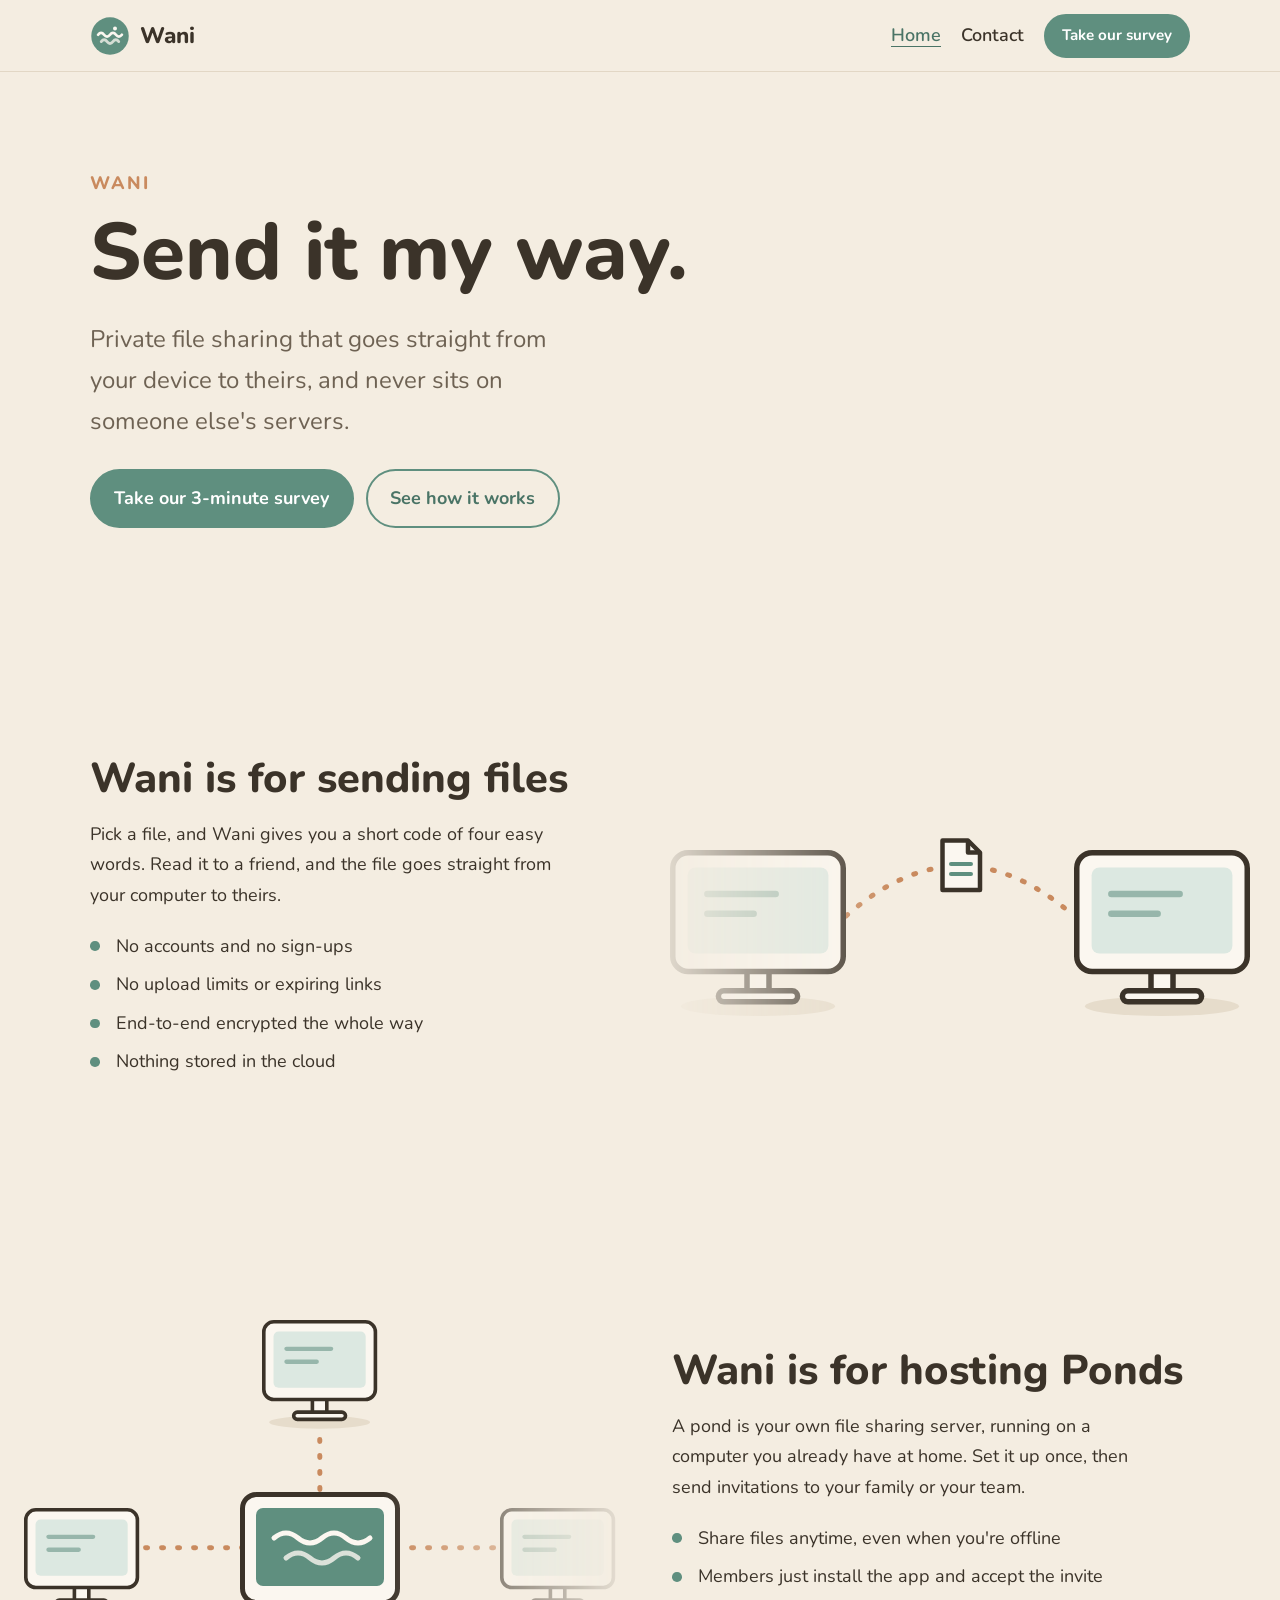
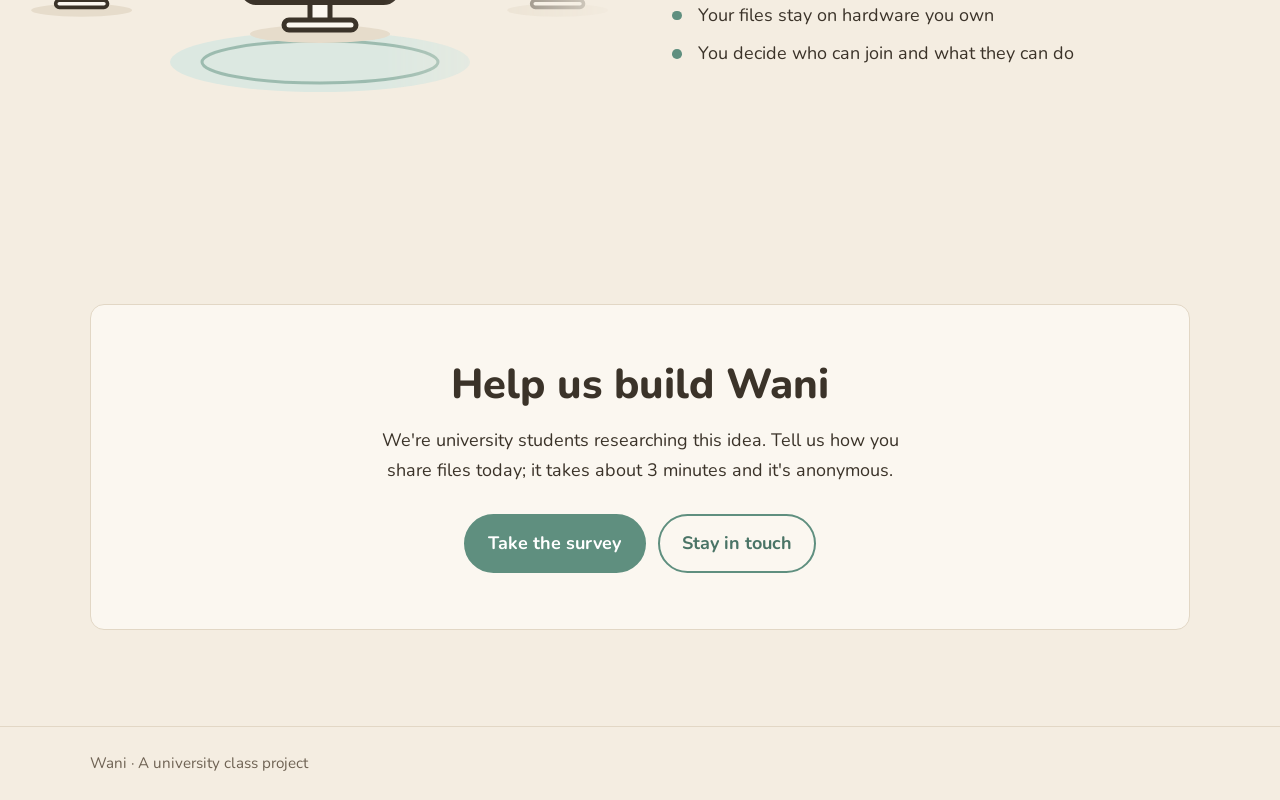
<file: index.html>
<!doctype html>
<html lang="en">
<head>
  <meta charset="utf-8">
  <meta name="viewport" content="width=device-width, initial-scale=1">
  <title>Wani · Send it my way</title>
  <meta name="description" content="Wani is private, peer-to-peer file sharing: send files straight between devices, or host your own pond for family and friends.">
  <link rel="icon" href="assets/logo.svg" type="image/svg+xml">
  <link rel="preconnect" href="https://fonts.googleapis.com">
  <link rel="preconnect" href="https://fonts.gstatic.com" crossorigin>
  <link href="https://fonts.googleapis.com/css2?family=Nunito:wght@400;600;800&display=swap" rel="stylesheet">
  <link rel="stylesheet" href="css/theme.css">
  <link rel="stylesheet" href="css/base.css">
  <link rel="stylesheet" href="css/home.css">
</head>
<body>
  <header class="site-header">
    <div class="container site-header__inner">
      <a class="brand" href="index.html">
        <img class="brand__logo" src="assets/logo.svg" alt="" width="40" height="40">
        <span class="brand__name">Wani</span>
      </a>
      <nav class="site-nav" aria-label="Main navigation">
        <a href="index.html" aria-current="page">Home</a>
        <a href="contact.html">Contact</a>
        <a class="button button--small" href="https://docs.google.com/forms/d/e/1FAIpQLSc1K8REUkYcqDSz_jFCBy9ssqIvmEXoq6Vqyw_Nk8jdX_FqXQ/viewform?usp=pp_url&entry.1123704133=NAME&entry.1291331352=EMAIL&entry.1710710511=MESSAGE" target="_blank" rel="noopener">Take our survey</a>
      </nav>
    </div>
  </header>

  <main>
    <section class="hero">
      <div class="container">
        <p class="hero__eyebrow">Wani</p>
        <h1 class="hero__slogan">Send it my way.</h1>
        <p class="hero__tagline">Private file sharing that goes straight from your device to theirs, and never sits on someone else's servers.</p>
        <div class="hero__actions">
          <a class="button" href="https://forms.gle/PBToDBpcm4vSQJPt7" target="_blank" rel="noopener">Take our 3-minute survey</a>
          <a class="button button--ghost" href="#sending">See how it works</a>
        </div>
      </div>
    </section>

    <section class="feature" id="sending">
      <div class="feature__text">
        <h2>Wani is for sending files</h2>
        <p>Pick a file, and Wani gives you a short code of four easy words. Read it to a friend, and the file goes straight from your computer to theirs.</p>
        <ul class="feature__list">
          <li>No accounts and no sign-ups</li>
          <li>No upload limits or expiring links</li>
          <li>End-to-end encrypted the whole way</li>
          <li>Nothing stored in the cloud</li>
        </ul>
      </div>
      <div class="feature__art">
        <img src="assets/send.svg" alt="Two computers connected directly, with a file passing between them">
      </div>
    </section>

    <section class="feature feature--reverse" id="ponds">
      <div class="feature__text">
        <h2>Wani is for hosting Ponds</h2>
        <p>A pond is your own file sharing server, running on a computer you already have at home. Set it up once, then send invitations to your family or your team.</p>
        <ul class="feature__list">
          <li>Share files anytime, even when you're offline</li>
          <li>Members just install the app and accept the invite</li>
          <li>Your files stay on hardware you own</li>
          <li>You decide who can join and what they can do</li>
        </ul>
      </div>
      <div class="feature__art">
        <img src="assets/pond.svg" alt="Three computers connected to a central computer that hosts a pond">
      </div>
    </section>

    <section class="cta">
      <div class="container cta__inner">
        <h2>Help us build Wani</h2>
        <p>We're university students researching this idea. Tell us how you share files today; it takes about 3 minutes and it's anonymous.</p>
        <div class="hero__actions">
          <a class="button" href="https://forms.gle/PBToDBpcm4vSQJPt7" target="_blank" rel="noopener">Take the survey</a>
          <a class="button button--ghost" href="contact.html">Stay in touch</a>
        </div>
      </div>
    </section>
  </main>

  <footer class="site-footer">
    <div class="container">Wani &middot; A university class project</div>
  </footer>
</body>
</html>
</file>
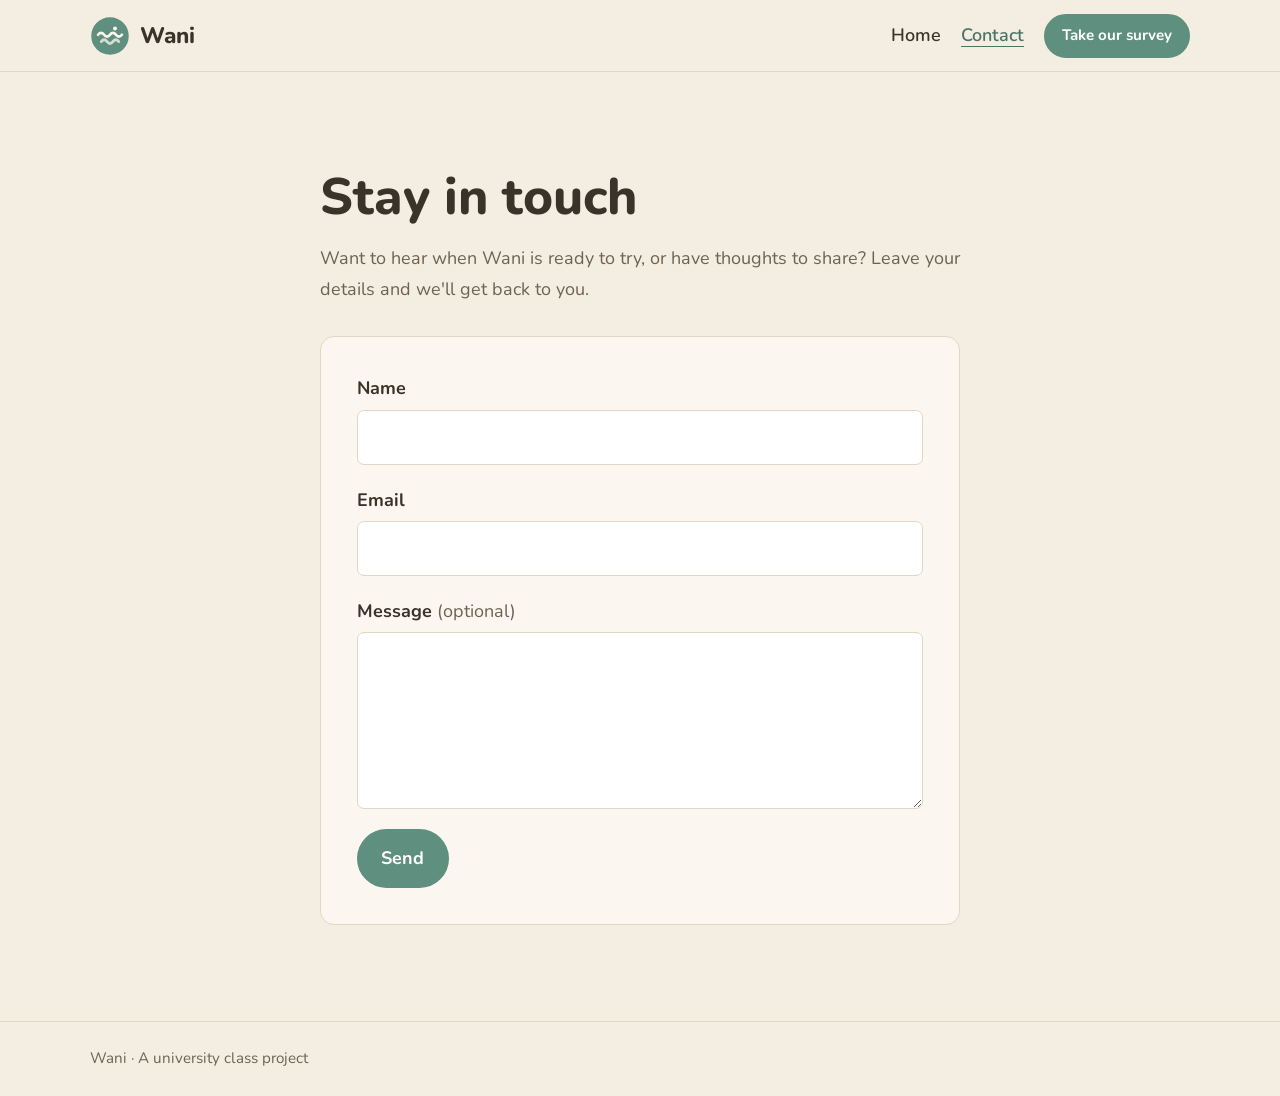
<file: contact.html>
<!doctype html>
<html lang="en">
<head>
  <meta charset="utf-8">
  <meta name="viewport" content="width=device-width, initial-scale=1">
  <title>Contact · Wani</title>
  <link rel="icon" href="assets/logo.svg" type="image/svg+xml">
  <link rel="preconnect" href="https://fonts.googleapis.com">
  <link rel="preconnect" href="https://fonts.gstatic.com" crossorigin>
  <link href="https://fonts.googleapis.com/css2?family=Nunito:wght@400;600;800&display=swap" rel="stylesheet">
  <link rel="stylesheet" href="css/theme.css">
  <link rel="stylesheet" href="css/base.css">
  <link rel="stylesheet" href="css/contact.css">
</head>
<body>
  <header class="site-header">
    <div class="container site-header__inner">
      <a class="brand" href="index.html">
        <img class="brand__logo" src="assets/logo.svg" alt="" width="40" height="40">
        <span class="brand__name">Wani</span>
      </a>
      <nav class="site-nav" aria-label="Main navigation">
        <a href="index.html">Home</a>
        <a href="contact.html" aria-current="page">Contact</a>
        <a class="button button--small" href="https://forms.gle/PBToDBpcm4vSQJPt7" target="_blank" rel="noopener">Take our survey</a>
      </nav>
    </div>
  </header>

  <main class="container contact">
    <h1>Stay in touch</h1>
    <p class="contact__intro">Want to hear when Wani is ready to try, or have thoughts to share? Leave your details and we'll get back to you.</p>

    <!--
      This form sends its answers to a Google Form. To connect it:
      1. Replace FORM_ID in the action URL with your contact form's ID.
      2. Replace each entry.NNNN name with that question's entry ID.
      See README.md for how to find both.
    -->
    <form class="contact-form" id="contact-form"
          action="https://docs.google.com/forms/d/e/1FAIpQLSc1K8REUkYcqDSz_jFCBy9ssqIvmEXoq6Vqyw_Nk8jdX_FqXQ/formResponse"
          method="POST" target="contact-form-sink">
      <label class="field">
        <span class="field__label">Name</span>
        <input type="text" name="entry.1123704133" autocomplete="name" required>
      </label>
      <label class="field">
        <span class="field__label">Email</span>
        <input type="email" name="entry.1291331352" autocomplete="email" required>
      </label>
      <label class="field">
        <span class="field__label">Message <span class="field__optional">(optional)</span></span>
        <textarea name="entry.1710710511" rows="5"></textarea>
      </label>
      <button class="button" type="submit">Send</button>
    </form>

    <p class="contact-form__thanks" id="contact-thanks" hidden>Thanks! We got your message and will be in touch.</p>

    <!-- The form posts into this hidden frame so visitors stay on this page. -->
    <iframe name="contact-form-sink" class="visually-hidden" title="Form submission" tabindex="-1"></iframe>
  </main>

  <footer class="site-footer">
    <div class="container">Wani &middot; A university class project</div>
  </footer>

  <script src="js/contact.js"></script>
</body>
</html>
</file>
<file: css/theme.css>
/*
  Theme: colors, fonts and sizes.
  Swap or edit this file to restyle the whole site.
*/
:root {
  /* Colors */
  --color-bg: #f4ede1;           /* page background: light beige */
  --color-surface: #fbf7f0;      /* cards, inputs */
  --color-text: #3b3329;         /* warm dark brown */
  --color-text-muted: #6e6253;
  --color-accent: #5f8f7f;       /* pond green */
  --color-accent-dark: #4a7466;
  --color-accent-soft: #dce8e1;
  --color-warm: #c98a5e;         /* terracotta highlight */
  --color-border: #e2d7c5;

  /* Type */
  --font-body: "Nunito", system-ui, -apple-system, "Segoe UI", sans-serif;
  --font-heading: var(--font-body);
  --text-base: 1.125rem;
  --line-height: 1.7;

  /* Shape and spacing */
  --radius: 14px;
  --radius-pill: 999px;
  --content-width: 1100px;
  --gutter: 1.5rem;
  --section-space: clamp(3rem, 8vw, 6rem);
}
</file>
<file: css/base.css>
/* Base: reset, typography, header, buttons and footer shared by every page. */
* { box-sizing: border-box; }

html { scroll-behavior: smooth; }

body {
  margin: 0;
  font-family: var(--font-body);
  font-size: var(--text-base);
  line-height: var(--line-height);
  color: var(--color-text);
  background: var(--color-bg);
}

h1, h2, h3 {
  font-family: var(--font-heading);
  font-weight: 800;
  line-height: 1.15;
  margin: 0 0 1rem;
}
h2 { font-size: clamp(1.8rem, 4vw, 2.6rem); }

p { margin: 0 0 1rem; }
a { color: var(--color-accent-dark); }
img { max-width: 100%; display: block; }

.container {
  width: min(100% - 2 * var(--gutter), var(--content-width));
  margin-inline: auto;
}

/* Header and navigation */
.site-header {
  position: sticky;
  top: 0;
  z-index: 10;
  background: var(--color-bg);
  border-bottom: 1px solid var(--color-border);
}
.site-header__inner {
  display: flex;
  flex-wrap: wrap;
  align-items: center;
  justify-content: space-between;
  gap: 1rem;
  padding-block: 0.85rem;
}
.brand {
  display: flex;
  align-items: center;
  gap: 0.6rem;
  color: var(--color-text);
  text-decoration: none;
}
.brand__name { font-size: 1.4rem; font-weight: 800; }

.site-nav {
  display: flex;
  flex-wrap: wrap;
  align-items: center;
  gap: 1.25rem;
}
.site-nav a:not(.button) {
  color: var(--color-text);
  text-decoration: none;
  font-weight: 600;
}
.site-nav a:not(.button):hover,
.site-nav a[aria-current="page"] {
  color: var(--color-accent-dark);
  text-decoration: underline;
  text-underline-offset: 0.3em;
}

/* Buttons */
.button {
  display: inline-block;
  padding: 0.75rem 1.4rem;
  border: 2px solid var(--color-accent);
  border-radius: var(--radius-pill);
  background: var(--color-accent);
  color: #fff;
  font: inherit;
  font-weight: 700;
  text-decoration: none;
  cursor: pointer;
}
.button:hover { background: var(--color-accent-dark); border-color: var(--color-accent-dark); }
.button--ghost { background: transparent; color: var(--color-accent-dark); }
.button--ghost:hover { background: var(--color-accent-soft); }
.button--small { padding: 0.45rem 1rem; font-size: 0.95rem; }

/* Footer */
.site-footer {
  border-top: 1px solid var(--color-border);
  padding-block: 1.5rem;
  color: var(--color-text-muted);
  font-size: 0.95rem;
}

.visually-hidden {
  position: absolute;
  width: 1px;
  height: 1px;
  overflow: hidden;
  clip: rect(0 0 0 0);
  border: 0;
}
</file>
<file: css/home.css>
/* Home page: hero, the two feature sections and the closing call to action. */

.hero { padding-block: var(--section-space); }
.hero__eyebrow {
  margin: 0 0 0.5rem;
  color: var(--color-warm);
  font-weight: 800;
  letter-spacing: 0.12em;
  text-transform: uppercase;
}
.hero__slogan {
  font-size: clamp(2.8rem, 8vw, 5rem);
  margin-bottom: 1.25rem;
}
.hero__tagline {
  max-width: 34ch;
  font-size: clamp(1.2rem, 2.4vw, 1.5rem);
  color: var(--color-text-muted);
}
.hero__actions {
  display: flex;
  flex-wrap: wrap;
  gap: 0.75rem;
  margin-top: 1.75rem;
}

/*
  Feature sections: text on one side, art on the other.
  The art runs to the edge of the screen and fades out on the side next to the text.
  Add .feature--reverse to put the text on the right.
*/
.feature {
  display: grid;
  grid-template-columns: 1fr 1fr;
  grid-template-areas: "text art";
  align-items: center;
  padding-block: var(--section-space);
}
.feature--reverse { grid-template-areas: "art text"; }

.feature__text {
  grid-area: text;
  /* Lines the text up with the centered content above, on its outer edge. */
  padding-left: max(var(--gutter), calc((100vw - var(--content-width)) / 2));
  padding-right: 2rem;
}
.feature--reverse .feature__text {
  padding-left: 2rem;
  padding-right: max(var(--gutter), calc((100vw - var(--content-width)) / 2));
}
.feature__text p { max-width: 42ch; }

.feature__list {
  margin: 1.25rem 0 0;
  padding: 0;
  list-style: none;
}
.feature__list li {
  position: relative;
  padding-left: 1.6rem;
  margin-bottom: 0.5rem;
}
.feature__list li::before {
  content: "";
  position: absolute;
  left: 0;
  top: 0.6em;
  width: 0.6rem;
  height: 0.6rem;
  border-radius: 50%;
  background: var(--color-accent);
}

.feature__art { grid-area: art; }
.feature__art img {
  width: 100%;
  height: auto;
  /* Fade toward the text (text is on the left, so fade the art's left edge). */
  -webkit-mask-image: linear-gradient(to right, transparent 0%, #000 40%);
          mask-image: linear-gradient(to right, transparent 0%, #000 40%);
}
.feature--reverse .feature__art img {
  -webkit-mask-image: linear-gradient(to left, transparent 0%, #000 40%);
          mask-image: linear-gradient(to left, transparent 0%, #000 40%);
}

/* Closing call to action */
.cta { padding-block: var(--section-space); }
.cta__inner {
  padding: clamp(2rem, 5vw, 3.5rem);
  border-radius: var(--radius);
  background: var(--color-surface);
  border: 1px solid var(--color-border);
  text-align: center;
}
.cta__inner p { max-width: 50ch; margin-inline: auto; }
.cta .hero__actions { justify-content: center; }

/* Small screens: stack the art above the text and fade its bottom edge. */
@media (max-width: 800px) {
  .feature,
  .feature--reverse {
    grid-template-columns: 1fr;
    grid-template-areas: "art" "text";
  }
  .feature__text,
  .feature--reverse .feature__text {
    padding-inline: var(--gutter);
  }
  .feature__art img,
  .feature--reverse .feature__art img {
    -webkit-mask-image: linear-gradient(to bottom, #000 60%, transparent 100%);
            mask-image: linear-gradient(to bottom, #000 60%, transparent 100%);
  }
}
</file>
<file: css/contact.css>
/* Contact page */
.contact { padding-block: var(--section-space); max-width: 640px; }
.contact h1 { font-size: clamp(2.2rem, 6vw, 3.2rem); }
.contact__intro { color: var(--color-text-muted); margin-bottom: 2rem; }

.contact-form {
  display: grid;
  gap: 1.25rem;
  padding: clamp(1.5rem, 4vw, 2.25rem);
  background: var(--color-surface);
  border: 1px solid var(--color-border);
  border-radius: var(--radius);
}
.field { display: grid; gap: 0.35rem; }
.field__label { font-weight: 700; }
.field__optional { font-weight: 400; color: var(--color-text-muted); }

.field input,
.field textarea {
  width: 100%;
  padding: 0.7rem 0.9rem;
  font: inherit;
  color: var(--color-text);
  background: #fff;
  border: 1px solid var(--color-border);
  border-radius: calc(var(--radius) / 2);
}
.field input:focus,
.field textarea:focus {
  outline: 3px solid var(--color-accent-soft);
  border-color: var(--color-accent);
}
.contact-form .button { justify-self: start; }

.contact-form__thanks {
  padding: 1.25rem 1.5rem;
  background: var(--color-accent-soft);
  border-radius: var(--radius);
  font-weight: 700;
}
</file>
